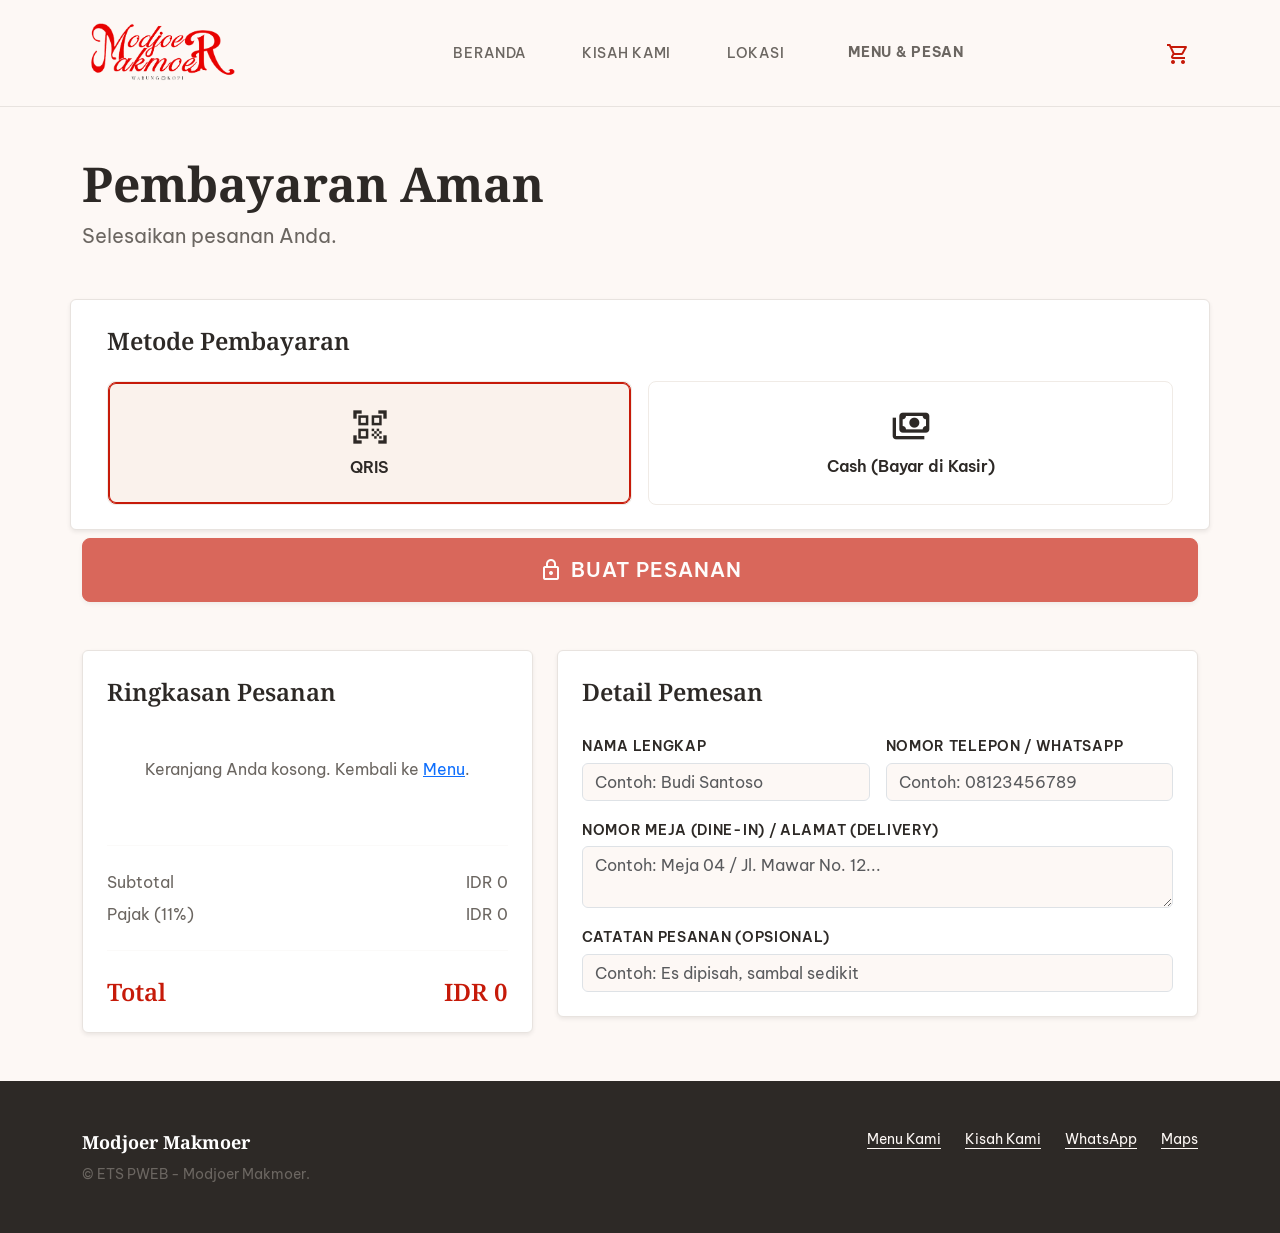
<file: checkout.html>
<!DOCTYPE html>
<html lang="en">

<head>
    <meta charset="utf-8" />
    <meta name="viewport" content="width=device-width, initial-scale=1.0" />
    <title>Pembayaran - Modjoer Makmoer</title>
    <!-- Favicon -->
    <link rel="icon" type="image/png" href="assets/logo.png">
    <!-- Bootstrap 5 CSS -->
    <link href="https://cdn.jsdelivr.net/npm/bootstrap@5.3.2/dist/css/bootstrap.min.css" rel="stylesheet">
    <!-- Custom Vanilla CSS -->
    <link rel="stylesheet" href="style.css" />
    <link
        href="https://fonts.googleapis.com/css2?family=Be+Vietnam+Pro:wght@400;500;600;700&family=Noto+Serif:wght@400;600;700&display=swap"
        rel="stylesheet" />
    <link href="https://fonts.googleapis.com/css2?family=Material+Symbols+Outlined:wght,FILL@100..700,0..1&display=swap"
        rel="stylesheet" />
</head>

<body>

    <!-- Navigasi -->
    <nav class="navbar navbar-expand-md sticky-top">
        <div class="container">
            <a class="navbar-brand" href="index.html">
                <img src="assets/logo.png" alt="Modjoer Makmoer" class="logo-img">
            </a>

            <button class="navbar-toggler border-0" type="button" data-bs-toggle="collapse" data-bs-target="#mainNav"
                aria-controls="mainNav" aria-expanded="false" aria-label="Toggle navigation">
                <span class="material-symbols-outlined text-primary">menu</span>
            </button>

            <div class="collapse navbar-collapse" id="mainNav">
                <ul class="navbar-nav mx-auto mb-2 mb-md-0 d-flex gap-md-4 align-items-center">
                    <li class="nav-item">
                        <a class="nav-link mini-text" href="index.html">Beranda</a>
                    </li>
                    <li class="nav-item">
                        <a class="nav-link mini-text" href="index.html#about">Kisah Kami</a>
                    </li>
                    <li class="nav-item">
                        <a class="nav-link mini-text" href="index.html#contact">Lokasi</a>
                    </li>
                    <li class="nav-item ms-md-2">
                        <a class="nav-link mini-text text-primary fw-bold menu-link-indicator" href="menu.html">Menu &
                            Pesan</a>
                    </li>
                </ul>

                <div class="header-icons d-flex gap-2">
                    <button class="btn border-0 position-relative" aria-label="Cart" id="checkout-cart-top-btn">
                        <span class="material-symbols-outlined">shopping_cart</span>
                        <span
                            class="position-absolute top-0 start-100 translate-middle badge rounded-pill cart-badge d-none"
                            id="cart-counter">0</span>
                    </button>
                </div>
            </div>
        </div>
    </nav>

    <!-- Halaman Checkout -->
    <main class="flex-grow-1 py-5">
        <div class="container">
            <div class="mb-5">
                <h1 class="big-title">Pembayaran Aman</h1>
                <p class="fs-5 text-muted mt-2">Selesaikan pesanan Anda.</p>
            </div>

            <div class="row gy-5">

                <!-- Kolom Kiri: Ringkasan Pesanan -->
                <div class="col-lg-5 order-2 order-lg-1">
                    <div class="card border-0 shadow-sm sticky-top checkout-surface-card checkout-summary-card">
                        <div class="card-body p-4">
                            <h2 class="small-title fs-4 mb-4">Ringkasan Pesanan</h2>

                            <!-- Daftar Item -->
                            <div class="d-flex flex-column gap-4 mb-4" id="checkout-item-list">
                                <!-- Diisi oleh JS -->
                            </div>

                            <hr class="my-4 checkout-divider">

                            <!-- Total -->
                            <div class="d-flex flex-column gap-2">
                                <div class="d-flex justify-content-between text-muted">
                                    <span>Subtotal</span>
                                    <span id="checkout-subtotal">IDR 0</span>
                                </div>
                                <div class="d-flex justify-content-between text-muted">
                                    <span>Pajak (11%)</span>
                                    <span id="checkout-tax">IDR 0</span>
                                </div>
                                <!-- Tanpa Biaya Pengiriman -->
                                <hr class="my-3 checkout-divider">
                                <div class="d-flex justify-content-between text-primary small-title fs-4">
                                    <span>Total</span>
                                    <span id="checkout-total">IDR 0</span>
                                </div>
                            </div>
                        </div>
                    </div>
                </div>

                <!-- Kolom Kanan: Detail & Pembayaran -->
                <div class="col-lg-7 order-1 order-lg-2 d-flex flex-column gap-4">
                    <form id="checkout-form" class="d-flex flex-column gap-4">
                        <!-- Form Detail Pemesan -->
                        <div class="card border-0 shadow-sm checkout-surface-card">
                            <div class="card-body p-4">
                                <h2 class="small-title fs-4 mb-4">Detail Pemesan</h2>
                                <div class="row g-3">
                                    <div class="col-md-6">
                                        <label for="fullName" class="form-label mini-text">Nama Lengkap</label>
                                        <input type="text" class="form-control" id="fullName"
                                            placeholder="Contoh: Budi Santoso">
                                    </div>
                                    <div class="col-md-6">
                                        <label for="phone" class="form-label mini-text">Nomor Telepon / WhatsApp</label>
                                        <input type="tel" class="form-control" id="phone"
                                            placeholder="Contoh: 08123456789">
                                    </div>
                                    <div class="col-12">
                                        <label for="address" class="form-label mini-text">Nomor Meja (Dine-in) / Alamat
                                            (Delivery)</label>
                                        <textarea class="form-control" id="address" rows="2"
                                            placeholder="Contoh: Meja 04 / Jl. Mawar No. 12..."></textarea>
                                    </div>
                                    <div class="col-12">
                                        <label for="notes" class="form-label mini-text">Catatan Pesanan
                                            (Opsional)</label>
                                        <input type="text" class="form-control" id="notes"
                                            placeholder="Contoh: Es dipisah, sambal sedikit">
                                    </div>
                                </div>
                            </div>
                        </div>
                </div>

                <!-- Metode Pembayaran -->
                <div class="card border-0 shadow-sm checkout-surface-card">
                    <div class="card-body p-4">
                        <h2 class="small-title fs-4 mb-4">Metode Pembayaran</h2>
                        <div class="row g-3">
                            <!-- Opsi 1: QRIS -->
                            <div class="col-12 col-md-6">
                                <label class="payment-option w-100 h-100">
                                    <input type="radio" name="payment" value="QRIS" checked>
                                    <div class="payment-inner h-100">
                                        <span class="material-symbols-outlined mb-2 fs-1">qr_code_scanner</span>
                                        <span class="fw-semibold">QRIS</span>
                                    </div>
                                </label>
                            </div>
                            <!-- Opsi 2: Cash -->
                            <div class="col-12 col-md-6">
                                <label class="payment-option w-100 h-100">
                                    <input type="radio" name="payment" value="Cash">
                                    <div class="payment-inner h-100">
                                        <span class="material-symbols-outlined mb-2 fs-1">payments</span>
                                        <span class="fw-semibold">Cash (Bayar di Kasir)</span>
                                    </div>
                                </label>
                            </div>
                        </div>
                    </div>
                </div>

                <!-- Tombol Aksi -->
                <div class="mt-2">
                    <button id="checkout-submit-btn"
                        class="btn btn-primary w-100 d-flex align-items-center justify-content-center gap-2 py-3 fs-5 rounded-3 shadow-sm"
                        type="submit" disabled>
                        <span class="material-symbols-outlined">lock</span>
                        Buat Pesanan
                    </button>
                </div>
                </form>
            </div>

        </div>
        </div>
    </main>

    <!-- Footer -->
    <footer class="footer">
        <div class="container">
            <div class="row gy-4">
                <div class="col-md-4">
                    <div class="footer-brand mb-2">Modjoer Makmoer</div>
                    <p class="text-muted small m-0">© ETS PWEB - Modjoer Makmoer.</p>
                </div>
                <div class="col-md-8">
                    <div class="footer-links d-flex flex-wrap gap-4 justify-content-md-end">
                        <a href="menu.html">Menu Kami</a>
                        <a href="index.html#about">Kisah Kami</a>
                        <a href="https://wa.me/628974294466" target="_blank">WhatsApp</a>
                        <a href="https://maps.google.com/maps?q=-7.5150896,112.5157999" target="_blank">Maps</a>
                    </div>
                </div>
            </div>
        </div>
    </footer>

    <!-- Script -->
    <script src="https://cdn.jsdelivr.net/npm/bootstrap@5.3.2/dist/js/bootstrap.bundle.min.js"></script>
    <script src="script.js"></script>
</body>

</html>
</file>
<file: style.css>
/* 
  Modjoer Makmoer Global Styles (Bootstrap 5 Overrides)
*/

:root {
  /* Palet Warna */
  --bg-main: #fdf8f5;
  /* Cream */
  --bg-surface: #ffffff;
  --bg-surface-low: #faf2ec;
  --bg-surface-lowest: #ffffff;
  --bg-surface-variant: #fdf8f5;
  --bg-header: #fdf8f5;

  --text-main: #2d2926;
  /* Charcoal */
  --text-muted: #6b6661;
  /* Warm Grey */
  --text-stone: #6b6661;
  --text-stone-dark: #2d2926;

  --primary: #c61a09;
  /* Deep Red */
  --primary-container: #c61a09;
  --on-primary: #ffffff;

  --accent: #e9c46a;
  /* Harvest Gold */

  --border-color: #e8e3df;
  --border-outline: #d1cbc7;
  --border-outline-variant: #f0ebe6;

  /* Tipografi */
  --font-serif: 'Noto Serif', serif;
  --font-sans: 'Be Vietnam Pro', sans-serif;
  --icon-font: 'Material Symbols Outlined';

  /* Override Bootstrap */
  --bs-body-font-family: var(--font-sans);
  --bs-body-bg: var(--bg-main);
  --bs-body-color: var(--text-main);
  --bs-primary: var(--primary);
}

html {
  scroll-behavior: smooth;
}

/* Gaya Dasar */
body {
  min-height: 100vh;
  display: flex;
  flex-direction: column;
  background-color: var(--bg-main) !important;
}

/* Tombol */
.btn-primary {
  background-color: var(--primary) !important;
  border-color: var(--primary) !important;
  color: var(--on-primary) !important;
}

.btn-primary:hover {
  background-color: var(--primary-container) !important;
  border-color: var(--primary-container) !important;
}

/* Teks */
.font-serif {
  font-family: var(--font-serif);
}

.font-sans {
  font-family: var(--font-sans);
}

.text-primary {
  color: var(--primary-container) !important;
}

.text-muted {
  color: var(--text-muted) !important;
}

.big-title {
  font-family: var(--font-serif);
  font-size: 48px;
  font-weight: 700;
  line-height: 1.2;
}

.mid-title {
  font-family: var(--font-serif);
  font-size: 32px;
  font-weight: 700;
  line-height: 1.3;
}

.small-title {
  font-family: var(--font-serif);
  font-size: 24px;
  font-weight: 600;
  line-height: 1.4;
}

.mini-text {
  font-size: 14px;
  font-weight: 600;
  line-height: 1.2;
  letter-spacing: 0.05em;
  text-transform: uppercase;
}

/* Ikon Material */
.material-symbols-outlined {
  font-family: var(--icon-font);
  font-variation-settings: 'FILL' 0, 'wght' 400, 'GRAD' 0, 'opsz' 24;
  vertical-align: middle;
}

/* Navbar */
.navbar {
  background-color: var(--bg-header) !important;
  border-bottom: 1px solid var(--border-color);
  min-height: 60px;
}

.logo-img {
  height: 80px;
  width: auto;
  object-fit: contain;
  padding: 8px;
}

.nav-link {
  color: var(--text-stone) !important;
  font-weight: 500;
  transition: color 0.2s, background 0.2s;
  padding: 8px 16px !important;
  border-radius: 4px;
}

.nav-link:hover {
  color: var(--primary-container) !important;
  background-color: var(--bg-surface-lowest);
}

.nav-link.active {
  color: var(--primary-container) !important;
  font-weight: bold;
  border-bottom: 2px solid var(--primary-container);
  border-radius: 0;
}

.menu-link-indicator {
  border-bottom: 2px solid transparent;
}

.header-icons button {
  color: var(--primary-container);
  padding: 8px;
  border-radius: 50%;
  transition: background 0.2s;
}

.header-icons button:hover {
  background-color: #f5f5f4;
}

/* Footer */
.footer {
  background-color: #2d2926;
  /* Charcoal */
  border-top: none;
  padding: 48px 0;
  margin-top: auto;
  color: #ffffff;
}

.footer-brand {
  font-family: var(--font-serif);
  font-size: 1.125rem;
  font-weight: bold;
  color: var(--on-primary);
}

.footer-links a {
  color: var(--bg-surface-variant);
  font-size: 14px;
  text-decoration: underline;
  text-decoration-color: var(--bg-surface-variant);
  text-underline-offset: 4px;
  transition: opacity 0.2s;
}

.footer-links a:hover {
  opacity: 0.8;
  color: var(--on-primary);
}

/* Hero */
.hero {
  position: relative;
  height: 716px;
  min-height: 600px;
  display: flex;
  align-items: center;
  justify-content: center;
}

.hero-bg {
  position: absolute;
  inset: 0;
  z-index: 0;
}

.hero-bg img {
  width: 100%;
  height: 100%;
  object-fit: cover;
}

.hero-overlay {
  position: absolute;
  inset: 0;
  background-color: rgba(51, 48, 44, 0.4);
}

.hero-content {
  position: relative;
  z-index: 10;
  text-align: center;
  max-width: 42rem;
}

/* Tombol */
.btn-primary {
  background-color: var(--primary);
  border-color: var(--primary);
  color: var(--on-primary);
  font-weight: 600;
  text-transform: uppercase;
  letter-spacing: 0.05em;
  padding: 12px 24px;
  box-shadow: 0 4px 12px rgba(156, 8, 0, 0.2);
}

.btn-primary:hover,
.btn-primary:focus {
  background-color: var(--primary-container);
  border-color: var(--primary-container);
}

/* Kartu dan Grid Menu */
.card {
  background-color: var(--bg-surface-lowest);
  border: 1px solid var(--border-color);
  transition: box-shadow 0.3s;
}

.card:hover {
  box-shadow: 0 12px 24px rgba(156, 8, 0, 0.15);
  border-color: var(--border-outline-variant) !important;
}

.card-img-top,
.card-img-container img {
  width: 100%;
  height: 192px;
  object-fit: cover;
  transition: transform 0.5s;
}

.card-img-container {
  overflow: hidden;
  background-color: var(--bg-surface-variant);
  border-top-left-radius: calc(0.375rem - 1px);
  border-top-right-radius: calc(0.375rem - 1px);
  height: 192px;
}

.card:hover .card-img-top,
.card:hover .card-img-container img {
  transform: scale(1.05);
}

/* Grid Halaman Utama */
.menu-grid {
  display: grid;
  grid-template-columns: 1fr;
  gap: 24px;
  grid-auto-rows: 300px;
}

@media (min-width: 768px) {
  .menu-grid {
    grid-template-columns: repeat(3, 1fr);
  }

  .menu-box.large {
    grid-column: span 2;
    grid-row: span 2;
  }
}

.menu-box {
  position: relative;
  border-radius: 8px;
  overflow: hidden;
  border: 1px solid var(--border-outline-variant);
  cursor: pointer;
}

.menu-pic {
  width: 100%;
  height: 100%;
  object-fit: cover;
  transition: transform 0.5s;
}

.menu-box:hover .menu-pic {
  transform: scale(1.05);
}

.menu-shadow {
  position: absolute;
  inset: 0;
  background: linear-gradient(to top, rgba(51, 48, 44, 0.8), transparent);
}

.menu-info {
  position: absolute;
  bottom: 0;
  left: 0;
  padding: 24px;
  color: var(--on-primary);
}

.menu-btn {
  position: absolute;
  bottom: 24px;
  right: 24px;
  background-color: var(--bg-surface);
  color: var(--primary);
  padding: 8px;
  border-radius: 50%;
  opacity: 0;
  transition: opacity 0.2s;
}

.menu-box:hover .menu-btn {
  opacity: 1;
}

/* Form */
.form-control:focus {
  border-color: var(--primary-container);
  box-shadow: 0 0 0 0.25rem rgba(198, 26, 9, 0.25);
}

/* Sidebar Kategori */
.category-sidebar {
  width: 100%;
  flex-shrink: 0;
}

@media (min-width: 992px) {
  .category-sidebar {
    width: 200px;
    position: sticky;
    top: 120px;
  }
}

.category-link {
  color: var(--text-muted);
  text-decoration: none;
  display: block;
  padding: 8px 0;
  border-bottom: 1px solid transparent;
}

.category-link.active,
.category-link:hover {
  color: var(--primary-container);
  border-color: var(--primary-container);
}

.category-section {
  scroll-margin-top: 150px;
}

#category-nav::-webkit-scrollbar {
  display: none;
}

#category-nav {
  -ms-overflow-style: none;
  scrollbar-width: none;
}

.add-btn {
  transition: all 0.2s;
}

.add-btn:hover {
  transform: scale(1.1);
  background-color: var(--primary);
  color: var(--on-primary) !important;
}

/* Sidebar Keranjang */
.cart-sidebar {
  position: fixed;
  right: 0;
  top: 0;
  height: 100vh;
  width: 320px;
  background-color: var(--bg-surface-lowest);
  border-left: 1px solid var(--border-color);
  box-shadow: -12px 0 24px rgba(0, 0, 0, 0.05);
  display: flex;
  flex-direction: column;
  z-index: 1045;
  transform: translateX(100%);
  transition: transform 0.3s ease-in-out;
}

.cart-sidebar.show {
  transform: translateX(0);
}

/* Opsi Pembayaran */
.payment-option {
  position: relative;
  border: 1px solid var(--border-outline-variant);
  border-radius: 8px;
  cursor: pointer;
  transition: all 0.2s;
}

.payment-option:hover {
  background-color: var(--bg-surface);
}

.payment-option input {
  position: absolute;
  opacity: 0;
}

.payment-option input:checked+.payment-inner {
  background-color: var(--bg-surface-low);
  border: 1px solid var(--primary-container);
  border-radius: inherit;
  box-shadow: inset 0 0 0 1px var(--primary-container);
}

.payment-inner {
  padding: 24px;
  display: flex;
  flex-direction: column;
  align-items: center;
}

.checkout-surface-card {
  background-color: var(--bg-surface-lowest);
  border: 1px solid var(--border-color) !important;
}

.checkout-summary-card {
  top: 100px;
}

.checkout-divider {
  border-color: var(--border-outline-variant);
}

/* Gaya Section */
.section-dark {
  background-color: var(--primary) !important;
  color: var(--on-primary) !important;
}

.section-dark .mid-title,
.section-dark .small-title,
.section-dark .text-muted {
  color: var(--on-primary) !important;
}

.section-dark .menu-info p {
  color: rgba(255, 255, 255, 0.8) !important;
}

.section-dark .btn-primary {
  background-color: var(--bg-surface-lowest) !important;
  color: var(--primary) !important;
  border-color: var(--bg-surface-lowest) !important;
}

.section-dark .btn-primary:hover {
  background-color: var(--bg-surface) !important;
  color: var(--primary-container) !important;
  transform: translateY(-2px);
}

.section-dark .menu-box {
  border-color: rgba(255, 255, 255, 0.2) !important;
}

/* Cart Sidebar Drawer */
.cart-sidebar {
  position: fixed;
  top: 0;
  right: -400px;
  width: 400px;
  max-width: 100vw;
  height: 100vh;
  background-color: var(--bg-surface-lowest);
  box-shadow: -4px 0 24px rgba(0, 0, 0, 0.1);
  z-index: 1050;
  transition: right 0.3s ease-in-out;
}

.cart-sidebar.show {
  right: 0;
}

.cart-badge {
  font-size: 10px;
  background-color: var(--primary) !important;
  color: var(--on-primary);
}

/* Tombol Kategori Menu */
.nav-pills .nav-link {
  color: var(--text-stone-dark);
  font-weight: 500;
  border: 1px solid transparent;
  transition: all 0.2s;
}

.nav-pills .nav-link:hover {
  background-color: var(--bg-surface);
  color: var(--primary);
}

.nav-pills .nav-link.active,
.nav-pills .show>.nav-link {
  background-color: var(--primary) !important;
  color: var(--on-primary) !important;
  border-color: var(--primary);
}

/* Scrollbar Kustom */
::-webkit-scrollbar {
  width: 8px;
}

::-webkit-scrollbar-track {
  background: var(--bg-surface-variant);
}

::-webkit-scrollbar-thumb {
  background: var(--border-outline);
  border-radius: 4px;
}

::-webkit-scrollbar-thumb:hover {
  background: var(--text-muted);
}

/* ─── ANIMATIONS ─── */
.fade-in {
  opacity: 0;
  transition: opacity 0.5s ease;
}

.fade-in.visible {
  opacity: 1;
}

.vibe-card {
  border-radius: 4px;
  display: flex;
  flex-direction: column;
  align-items: center;
  justify-content: center;
  padding: 32px;
  text-align: center;
  gap: 16px;
  transition: transform 0.3s;
  background: var(--bg-surface);
  border: 1px solid var(--border-outline-variant);
}

.vibe-card:hover {
  transform: translateY(-4px);
  box-shadow: 0 10px 20px rgba(0, 0, 0, 0.05);
}

.vibe-icon {
  font-size: 40px;
}

.promo-banner {
  background: var(--bg-surface);
  border: 1px solid var(--border-outline-variant);
  border-radius: 4px;
  padding: 48px;
  position: relative;
  overflow: hidden;
}

.promo-banner::before {
  content: '';
  position: absolute;
  inset: 0;
  background-image: url("data:image/svg+xml,%3Csvg xmlns='http://www.w3.org/2000/svg' width='100' height='100'%3E%3Ccircle cx='50' cy='50' r='35' fill='none' stroke='%23e9c46a' stroke-width='0.5' opacity='0.12'/%3E%3C/svg%3E");
  pointer-events: none;
}
</file>
